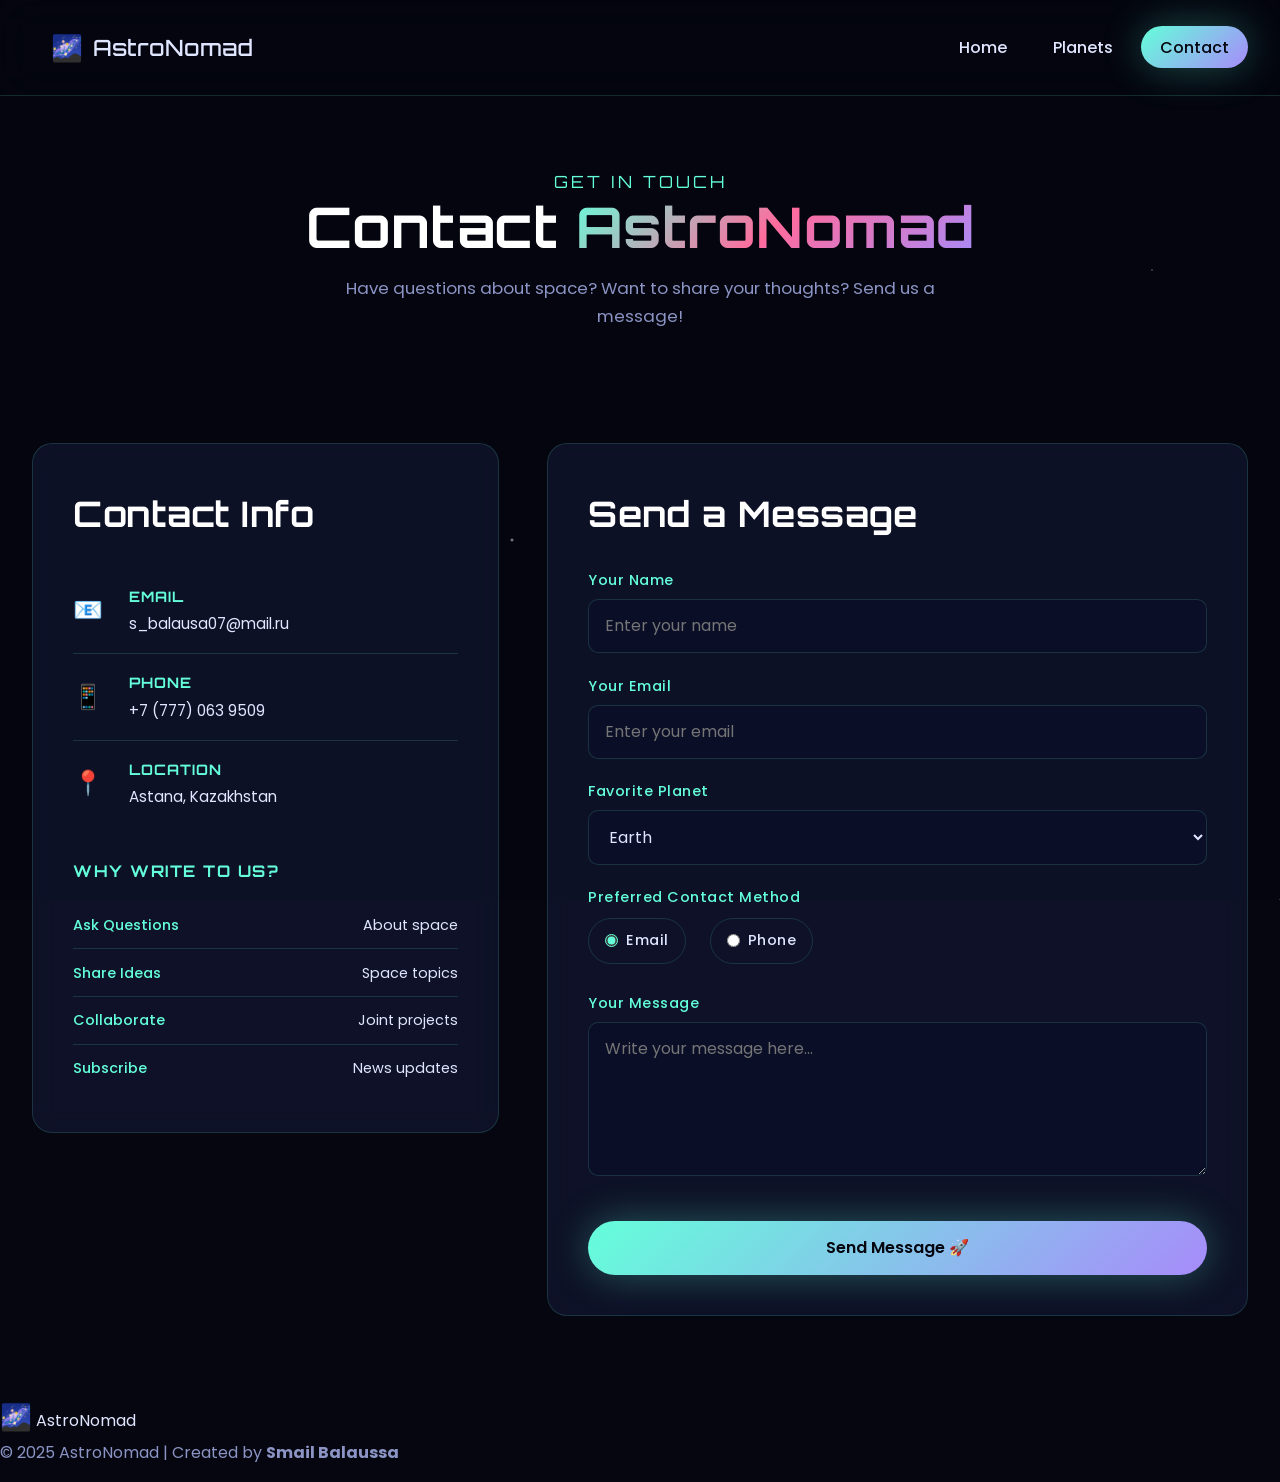
<file: contact.html>
<!DOCTYPE html>
<html lang="en">
<head>
    <meta charset="UTF-8">
    <meta name="viewport" content="width=device-width, initial-scale=1.0">
    <title>AstroNomad | Contact Us</title>
    <link rel="stylesheet" href="css/style.css">
    <link href="https://fonts.googleapis.com/css2?family=Orbitron:wght@400;700;900&family=Poppins:wght@300;400;600&display=swap" rel="stylesheet">
</head>
<body>

    <header id="main-header">
        <nav class="nav-menu">
            <a href="index.html" class="logo">
                <span class="logo-icon">🌌</span>
                <span class="logo-text">AstroNomad</span>
            </a>
            <ul>
                <li><a href="index.html">Home</a></li>
                <li><a href="planets.html">Planets</a></li>
                <li><a href="contact.html" class="active">Contact</a></li>
            </ul>
        </nav>
    </header>

    <section class="page-header">
        <p class="section-tag">Get in Touch</p>
        <h1>Contact <span class="gradient-text">AstroNomad</span></h1>
        <p>Have questions about space? Want to share your thoughts? Send us a message!</p>
    </section>

    <section class="contact-section">
        <div class="contact-info">
            <h2>Contact Info</h2>
            <div class="info-item">
                <span class="info-icon">📧</span>
                <div>
                    <h4>Email</h4>
                    <p>s_balausa07@mail.ru</p>
                </div>
            </div>
            <div class="info-item">
                <span class="info-icon">📱</span>
                <div>
                    <h4>Phone</h4>
                    <p>+7 (777) 063 9509</p>
                </div>
            </div>
            <div class="info-item">
                <span class="info-icon">📍</span>
                <div>
                    <h4>Location</h4>
                    <p>Astana, Kazakhstan</p>
                </div>
            </div>

            <h3>Why Write to Us?</h3>
            <ul class="hours-list">
                <li><span>Ask Questions</span><span>About space</span></li>
                <li><span>Share Ideas</span><span>Space topics</span></li>
                <li><span>Collaborate</span><span>Joint projects</span></li>
                <li><span>Subscribe</span><span>News updates</span></li>
            </ul>
        </div>

        <div class="form-container">
            <h2>Send a Message</h2>
            <form id="contact-form">
                <div class="form-group">
                    <label for="name">Your Name</label>
                    <input type="text" id="name" name="name" placeholder="Enter your name" required>
                </div>

                <div class="form-group">
                    <label for="email">Your Email</label>
                    <input type="email" id="email" name="email" placeholder="Enter your email" required>
                </div>

                <div class="form-group">
                    <label for="planet">Favorite Planet</label>
                    <select id="planet" name="planet">
                        <option value="mercury">Mercury</option>
                        <option value="venus">Venus</option>
                        <option value="earth" selected>Earth</option>
                        <option value="mars">Mars</option>
                        <option value="jupiter">Jupiter</option>
                        <option value="saturn">Saturn</option>
                        <option value="uranus">Uranus</option>
                        <option value="neptune">Neptune</option>
                    </select>
                </div>

                <div class="form-group">
                    <label>Preferred Contact Method</label>
                    <div class="radio-group">
                        <label class="radio-item">
                            <input type="radio" name="contact-method" value="email" checked>
                            <span>Email</span>
                        </label>
                        <label class="radio-item">
                            <input type="radio" name="contact-method" value="phone">
                            <span>Phone</span>
                        </label>
                    </div>
                </div>

                <div class="form-group">
                    <label for="message">Your Message</label>
                    <textarea id="message" name="message" rows="5" placeholder="Write your message here..."></textarea>
                </div>

                <button type="submit" class="btn btn-primary btn-full">Send Message 🚀</button>
            </form>
        </div>
    </section>

    <footer>
        <div class="footer-content">
            <div class="footer-brand">
                <span class="logo-icon">🌌</span>
                <span>AstroNomad</span>
            </div>
            <p>© 2025 AstroNomad | Created by <strong>Smail Balaussa</strong></p>
        </div>
    </footer>

</body>
</html>
</file>
<file: css/style.css>
/* ========================================
   🌌 AstroNomad - Space Blog
   Author: Smail Balaussa
   ======================================== */

* {
    margin: 0;
    padding: 0;
    box-sizing: border-box;
}

:root {
    --bg-dark: #05060f;
    --bg-card: rgba(20, 25, 55, 0.6);
    --bg-card-solid: #141937;
    --primary: #64ffda;
    --secondary: #ff6b9d;
    --accent: #a78bfa;
    --text: #e0e6ff;
    --text-muted: #8b94c4;
    --border: rgba(100, 255, 218, 0.15);
    --glow: 0 0 40px rgba(100, 255, 218, 0.3);
}

html {
    scroll-behavior: smooth;
}

body {
    font-family: 'Poppins', sans-serif;
    background: var(--bg-dark);
    color: var(--text);
    line-height: 1.7;
    overflow-x: hidden;
    position: relative;
    min-height: 100vh;
}

body::before {
    content: '';
    position: fixed;
    inset: 0;
    z-index: -1;
    background-color: #05060f;
    background-image: 
        radial-gradient(2px 2px at 20% 30%, white, transparent),
        radial-gradient(2px 2px at 60% 70%, white, transparent),
        radial-gradient(1px 1px at 50% 50%, white, transparent),
        radial-gradient(1px 1px at 80% 10%, white, transparent),
        radial-gradient(2px 2px at 90% 60%, white, transparent),
        radial-gradient(1px 1px at 33% 80%, white, transparent),
        radial-gradient(2px 2px at 15% 90%, white, transparent),
        radial-gradient(1px 1px at 70% 25%, white, transparent),
        radial-gradient(1px 1px at 45% 15%, white, transparent),
        radial-gradient(2px 2px at 25% 55%, white, transparent);
    background-size: 200% 200%;
    animation: stars-move 90s linear infinite;
    opacity: 0.7;
}

@keyframes stars-move {
    from { background-position: 0 0; }
    to { background-position: 100% 100%; }
}

h1, h2, h3, h4 {
    font-family: 'Orbitron', sans-serif;
    color: #ffffff;
    margin-bottom: 1rem;
    letter-spacing: 0.5px;
}

h1 { font-size: 3.5rem; line-height: 1.1; }
h2 { font-size: 2.2rem; }
h3 { font-size: 1.3rem; }
h4 { font-size: 1rem; }

p {
    margin-bottom: 1rem;
    color: var(--text-muted);
}

a {
    color: var(--primary);
    text-decoration: none;
    transition: color 0.3s ease;
}

a:hover {
    color: var(--secondary);
}

img {
    max-width: 100%;
    height: auto;
    display: block;
}

.gradient-text {
    background: linear-gradient(135deg, var(--primary), var(--secondary), var(--accent));
    -webkit-background-clip: text;
    -webkit-text-fill-color: transparent;
    background-clip: text;
}

#main-header {
    position: sticky;
    top: 0;
    z-index: 1000;
    background: rgba(5, 6, 15, 0.75);
    backdrop-filter: blur(20px);
    -webkit-backdrop-filter: blur(20px);
    border-bottom: 1px solid var(--border);
    padding: 1rem 2rem;
}

.nav-menu {
    display: flex;
    justify-content: space-between;
    align-items: center;
    max-width: 1300px;
    margin: 0 auto;
}

.logo {
    display: flex;
    align-items: center;
    gap: 0.6rem;
    font-family: 'Orbitron', sans-serif;
    font-size: 1.4rem;
    font-weight: 700;
    color: #fff;
    text-decoration: none;
}

.logo-icon {
    font-size: 1.6rem;
    animation: spin-slow 20s linear infinite;
    display: inline-block;
}

@keyframes spin-slow {
    from { transform: rotate(0deg); }
    to { transform: rotate(360deg); }
}

.nav-menu ul {
    display: flex;
    list-style: none;
    gap: 0.5rem;
    margin: 0;
    padding: 0;
}

.nav-menu a {
    color: var(--text);
    font-weight: 500;
    padding: 0.6rem 1.2rem;
    border-radius: 50px;
    text-decoration: none;
    transition: all 0.3s ease;
}

.nav-menu a:hover,
.nav-menu a.active {
    background: linear-gradient(135deg, var(--primary), var(--accent));
    color: var(--bg-dark);
    box-shadow: var(--glow);
}

.btn {
    display: inline-flex;
    align-items: center;
    gap: 0.5rem;
    padding: 0.9rem 2rem;
    border-radius: 50px;
    font-family: 'Poppins', sans-serif;
    font-weight: 600;
    font-size: 1rem;
    text-decoration: none;
    border: none;
    cursor: pointer;
    transition: all 0.3s ease;
}

.btn-primary {
    background: linear-gradient(135deg, var(--primary), var(--accent));
    color: var(--bg-dark);
    box-shadow: var(--glow);
}

.btn-primary:hover {
    transform: translateY(-3px);
    box-shadow: 0 15px 40px rgba(100, 255, 218, 0.5);
    color: var(--bg-dark);
}

.btn-secondary {
    background: transparent;
    color: var(--primary);
    border: 2px solid var(--primary);
}

.btn-secondary:hover {
    background: var(--primary);
    color: var(--bg-dark);
    transform: translateY(-3px);
}

.btn-full {
    width: 100%;
    justify-content: center;
}

.hero {
    min-height: 90vh;
    display: flex;
    flex-direction: column;
    justify-content: center;
    align-items: center;
    padding: 4rem 2rem;
    text-align: center;
}

.hero-content {
    max-width: 900px;
    animation: fadeInUp 1s ease-out;
}

@keyframes fadeInUp {
    from { opacity: 0; transform: translateY(30px); }
    to { opacity: 1; transform: translateY(0); }
}

.hero-tag {
    display: inline-block;
    color: var(--primary);
    font-family: 'Orbitron', sans-serif;
    font-size: 0.9rem;
    letter-spacing: 3px;
    text-transform: uppercase;
    margin-bottom: 1.5rem;
    padding: 0.5rem 1.2rem;
    border: 1px solid var(--border);
    border-radius: 50px;
    background: rgba(100, 255, 218, 0.05);
}

.hero-title {
    font-size: 4.5rem;
    font-weight: 900;
    line-height: 1.05;
    margin-bottom: 1.5rem;
}

.hero-desc {
    font-size: 1.15rem;
    max-width: 600px;
    margin: 0 auto 2.5rem;
    color: var(--text-muted);
}

.hero-buttons {
    display: flex;
    gap: 1rem;
    justify-content: center;
    flex-wrap: wrap;
}

section {
    max-width: 1300px;
    margin: 0 auto;
    padding: 5rem 2rem;
}

.section-header {
    text-align: center;
    margin-bottom: 3rem;
}

.section-tag {
    display: inline-block;
    color: var(--primary);
    font-family: 'Orbitron', sans-serif;
    font-size: 0.85rem;
    letter-spacing: 3px;
    text-transform: uppercase;
    margin-bottom: 0.8rem;
}

/* === AUTHOR CARD === */
.author-card {
    display: grid;
    grid-template-columns: auto 1fr;
    gap: 3rem;
    align-items: start;
    background: var(--bg-card);
    backdrop-filter: blur(12px);
    -webkit-backdrop-filter: blur(12px);
    padding: 3rem;
    border-radius: 24px;
    border: 1px solid var(--border);
    max-width: 1100px;
    margin: 0 auto;
    transition: all 0.4s ease;
    position: relative;
    overflow: hidden;
}

.author-card::before {
    content: '';
    position: absolute;
    top: -50%;
    left: -50%;
    width: 200%;
    height: 200%;
    background: conic-gradient(from 0deg, transparent, var(--primary), transparent 30%);
    opacity: 0;
    transition: opacity 0.5s ease;
    animation: rotate 6s linear infinite;
    z-index: 0;
}

.author-card:hover::before {
    opacity: 0.12;
}

.author-card > * {
    position: relative;
    z-index: 1;
}

.author-card:hover {
    border-color: var(--primary);
    box-shadow: var(--glow);
}

.author-photo-wrapper {
    position: sticky;
    top: 100px;
    display: inline-block;
}

.author-photo {
    width: 220px;
    height: 220px;
    border-radius: 50%;
    object-fit: cover;
    border: 4px solid var(--primary);
    box-shadow: 0 0 50px rgba(100, 255, 218, 0.5);
    animation: pulse-glow 3s ease-in-out infinite;
    position: relative;
    z-index: 2;
    background: var(--bg-card-solid);
}

@keyframes pulse-glow {
    0%, 100% { box-shadow: 0 0 50px rgba(100, 255, 218, 0.5); }
    50% { box-shadow: 0 0 80px rgba(100, 255, 218, 0.8); }
}

.author-info h3 {
    font-family: 'Orbitron', sans-serif;
    font-size: 2.2rem;
    margin-bottom: 0.3rem;
    background: linear-gradient(135deg, var(--primary), var(--accent));
    -webkit-background-clip: text;
    -webkit-text-fill-color: transparent;
    background-clip: text;
}

.author-role {
    color: var(--primary);
    font-weight: 600;
    font-size: 1.05rem;
    margin-bottom: 0.3rem;
    letter-spacing: 1.5px;
    text-transform: uppercase;
}

.author-location {
    color: var(--text-muted);
    font-size: 0.95rem;
    margin-bottom: 1.5rem;
}

.author-bio {
    color: var(--text);
    font-size: 1rem;
    line-height: 1.8;
    margin-bottom: 1.2rem;
}

.author-bio strong {
    color: var(--primary);
    font-weight: 600;
}

.author-info h4 {
    font-family: 'Orbitron', sans-serif;
    font-size: 1rem;
    color: var(--primary);
    margin-top: 1.8rem;
    margin-bottom: 0.9rem;
    letter-spacing: 2px;
    text-transform: uppercase;
    border-left: 3px solid var(--primary);
    padding-left: 0.8rem;
}

.info-grid {
    list-style: none;
    padding: 0;
    margin: 0;
    display: grid;
    grid-template-columns: repeat(2, 1fr);
    gap: 0.6rem;
}

.info-grid li {
    padding: 0.6rem 1rem;
    background: rgba(100, 255, 218, 0.05);
    border-radius: 8px;
    color: var(--text);
    font-size: 0.9rem;
    border: 1px solid var(--border);
    transition: all 0.3s ease;
}

.info-grid li:hover {
    background: rgba(100, 255, 218, 0.12);
    border-color: var(--primary);
    transform: translateY(-2px);
}

.info-label {
    color: var(--primary);
    font-weight: 600;
}

.hobbies-list {
    list-style: none;
    padding: 0;
    margin: 0;
    display: grid;
    gap: 0.5rem;
}

.hobbies-list li {
    padding: 0.6rem 1rem;
    background: rgba(100, 255, 218, 0.05);
    border-left: 3px solid var(--primary);
    border-radius: 8px;
    color: var(--text);
    font-size: 0.95rem;
    transition: all 0.3s ease;
}

.hobbies-list li:hover {
    background: rgba(100, 255, 218, 0.12);
    transform: translateX(8px);
    border-left-color: var(--secondary);
}

.skills-tags {
    display: flex;
    flex-wrap: wrap;
    gap: 0.6rem;
    margin-top: 0.5rem;
}

.skill-tag {
    display: inline-block;
    padding: 0.4rem 1rem;
    background: linear-gradient(135deg, rgba(100, 255, 218, 0.15), rgba(167, 139, 250, 0.15));
    color: var(--primary);
    border: 1px solid var(--primary);
    border-radius: 50px;
    font-size: 0.85rem;
    font-weight: 500;
    transition: all 0.3s ease;
}

.skill-tag:hover {
    background: linear-gradient(135deg, var(--primary), var(--accent));
    color: var(--bg-dark);
    transform: translateY(-3px);
    box-shadow: var(--glow);
}

.author-goal {
    color: var(--text);
    font-style: italic;
    font-size: 1rem;
    padding: 1.2rem 1.5rem;
    border-left: 4px solid var(--secondary);
    background: rgba(255, 107, 157, 0.08);
    border-radius: 12px;
    margin-top: 0.5rem;
    line-height: 1.7;
}

.author-contact {
    margin-top: 1.5rem;
    padding: 1.2rem 1.5rem;
    background: rgba(100, 255, 218, 0.05);
    border-radius: 12px;
    border: 1px dashed var(--border);
}

.author-contact p {
    margin-bottom: 0.5rem;
    color: var(--text);
    font-size: 0.95rem;
}

.author-contact p:last-child {
    margin-bottom: 0;
}

.author-contact strong {
    color: var(--primary);
}

/* === CARDS === */
.card-grid {
    display: grid;
    grid-template-columns: repeat(auto-fit, minmax(300px, 1fr));
    gap: 2rem;
}

.card {
    background: var(--bg-card);
    backdrop-filter: blur(12px);
    -webkit-backdrop-filter: blur(12px);
    border: 1px solid var(--border);
    border-radius: 20px;
    overflow: hidden;
    transition: all 0.4s ease;
}

.card:hover {
    transform: translateY(-10px);
    border-color: var(--primary);
    box-shadow: var(--glow);
}

.card-image {
    position: relative;
    height: 220px;
    overflow: hidden;
}

.card-image img {
    width: 100%;
    height: 100%;
    object-fit: cover;
    transition: transform 0.6s ease;
}

.card:hover .card-image img {
    transform: scale(1.1);
}

.card-badge {
    position: absolute;
    top: 1rem;
    right: 1rem;
    background: rgba(100, 255, 218, 0.9);
    color: var(--bg-dark);
    padding: 0.3rem 0.9rem;
    border-radius: 50px;
    font-size: 0.75rem;
    font-weight: 600;
    font-family: 'Orbitron', sans-serif;
    letter-spacing: 1px;
}

.card-body {
    padding: 1.5rem;
}

.card-body h3 {
    margin-bottom: 0.5rem;
}

/* === FUN FACTS === */
.facts-list {
    list-style: none;
    margin: 0 auto;
    padding: 0;
    display: grid;
    gap: 1rem;
    max-width: 800px;
}

.facts-list li {
    display: flex;
    align-items: center;
    gap: 1.5rem;
    padding: 1.5rem 2rem;
    background: var(--bg-card);
    backdrop-filter: blur(12px);
    -webkit-backdrop-filter: blur(12px);
    border: 1px solid var(--border);
    border-radius: 16px;
    transition: all 0.3s ease;
}

.facts-list li:hover {
    border-color: var(--primary);
    transform: translateX(10px);
}

.fact-number {
    font-family: 'Orbitron', sans-serif;
    font-size: 2rem;
    font-weight: 900;
    background: linear-gradient(135deg, var(--primary), var(--secondary));
    -webkit-background-clip: text;
    -webkit-text-fill-color: transparent;
    min-width: 60px;
}

.fact-text {
    color: var(--text);
    font-size: 1.05rem;
}

/* === PAGE HEADER === */
.page-header {
    text-align: center;
    padding: 4rem 2rem 2rem;
}

.page-header h1 {
    font-size: 3.5rem;
}

.page-header p {
    max-width: 600px;
    margin: 0.5rem auto 0;
    font-size: 1.05rem;
}

/* === PROFILE (CIRCULAR) === */
.profile-section {
    text-align: center;
}

.profile-container {
    position: relative;
    display: inline-block;
    margin-bottom: 2rem;
}

.profile-img {
    width: 220px;
    height: 220px;
    border-radius: 50%;
    object-fit: cover;
    border: 4px solid var(--primary);
    position: relative;
    z-index: 2;
    box-shadow: 0 0 60px rgba(100, 255, 218, 0.5);
    animation: pulse-glow 3s ease-in-out infinite;
}

.profile-glow {
    position: absolute;
    inset: -20px;
    border-radius: 50%;
    background: conic-gradient(from 0deg, var(--primary), var(--secondary), var(--accent), var(--primary));
    filter: blur(25px);
    opacity: 0.6;
    z-index: 1;
    animation: spin-slow 8s linear infinite;
}

.profile-text {
    max-width: 500px;
    margin: 0 auto;
}

/* === TABLE === */
.table-wrapper {
    overflow-x: auto;
    border-radius: 20px;
    border: 1px solid var(--border);
    background: var(--bg-card);
    backdrop-filter: blur(12px);
    -webkit-backdrop-filter: blur(12px);
}

table {
    width: 100%;
    border-collapse: collapse;
    min-width: 600px;
}

table th {
    background: linear-gradient(135deg, rgba(100, 255, 218, 0.15), rgba(167, 139, 250, 0.15));
    color: var(--primary);
    padding: 1.2rem 1.5rem;
    text-align: left;
    font-family: 'Orbitron', sans-serif;
    font-size: 0.9rem;
    letter-spacing: 1px;
    text-transform: uppercase;
    border-bottom: 2px solid var(--primary);
}

table td {
    padding: 1rem 1.5rem;
    border-bottom: 1px solid var(--border);
    color: var(--text);
}

table tbody tr {
    transition: background 0.3s ease;
}

table tbody tr:hover {
    background: rgba(100, 255, 218, 0.08);
}

table tbody tr:last-child td {
    border-bottom: none;
}

/* === STEPS === */
.steps {
    list-style: none;
    padding: 0;
    max-width: 700px;
    margin: 0 auto;
    display: grid;
    gap: 1rem;
}

.steps li {
    display: flex;
    align-items: center;
    gap: 1.5rem;
    padding: 1.2rem 1.5rem;
    background: var(--bg-card);
    backdrop-filter: blur(12px);
    -webkit-backdrop-filter: blur(12px);
    border: 1px solid var(--border);
    border-radius: 16px;
    transition: all 0.3s ease;
    color: var(--text);
}

.steps li:hover {
    border-color: var(--primary);
    transform: translateX(10px);
}

.step-number {
    display: inline-flex;
    align-items: center;
    justify-content: center;
    width: 40px;
    height: 40px;
    min-width: 40px;
    background: linear-gradient(135deg, var(--primary), var(--accent));
    color: var(--bg-dark);
    border-radius: 50%;
    font-family: 'Orbitron', sans-serif;
    font-weight: 900;
    font-size: 1.1rem;
}

/* === CONTACT === */
.contact-section {
    display: grid;
    grid-template-columns: 1fr 1.5fr;
    gap: 3rem;
    align-items: start;
}

.contact-info {
    background: var(--bg-card);
    backdrop-filter: blur(12px);
    -webkit-backdrop-filter: blur(12px);
    padding: 2.5rem;
    border-radius: 20px;
    border: 1px solid var(--border);
}

.contact-info h2 {
    margin-bottom: 1.5rem;
}

.info-item {
    display: flex;
    align-items: center;
    gap: 1rem;
    padding: 1rem 0;
    border-bottom: 1px solid var(--border);
}

.info-item:last-of-type {
    border-bottom: none;
}

.info-icon {
    font-size: 1.5rem;
    min-width: 40px;
}

.info-item h4 {
    margin-bottom: 0.2rem;
    color: var(--primary);
    font-family: 'Orbitron', sans-serif;
    font-size: 0.9rem;
    letter-spacing: 1px;
    text-transform: uppercase;
}

.info-item p {
    margin: 0;
    color: var(--text);
    font-size: 0.95rem;
}

.contact-info h3 {
    margin-top: 2rem;
    color: var(--primary);
    font-family: 'Orbitron', sans-serif;
    font-size: 1rem;
    letter-spacing: 1.5px;
    text-transform: uppercase;
}

.hours-list {
    list-style: none;
    padding: 0;
    margin: 1rem 0 0;
}

.hours-list li {
    display: flex;
    justify-content: space-between;
    padding: 0.7rem 0;
    border-bottom: 1px solid var(--border);
    color: var(--text);
    font-size: 0.9rem;
}

.hours-list li:last-child {
    border-bottom: none;
}

.hours-list li span:first-child {
    color: var(--primary);
    font-weight: 500;
}

/* === FORM === */
.form-container {
    background: var(--bg-card);
    backdrop-filter: blur(12px);
    -webkit-backdrop-filter: blur(12px);
    padding: 2.5rem;
    border-radius: 20px;
    border: 1px solid var(--border);
}

.form-container h2 {
    margin-bottom: 1.5rem;
}

.form-group {
    margin-bottom: 1.3rem;
}

form label {
    display: block;
    margin-bottom: 0.4rem;
    color: var(--primary);
    font-weight: 500;
    font-size: 0.9rem;
    letter-spacing: 0.5px;
}

form input[type="text"],
form input[type="email"],
form select,
form textarea {
    width: 100%;
    padding: 0.85rem 1rem;
    background: #0a0e27;
    border: 1px solid var(--border);
    border-radius: 10px;
    color: var(--text);
    font-size: 1rem;
    font-family: inherit;
    transition: all 0.3s ease;
}

form input:focus,
form select:focus,
form textarea:focus {
    outline: none;
    border-color: var(--primary);
    box-shadow: 0 0 0 3px rgba(100, 255, 218, 0.15);
    background: #0d1230;
}

form textarea {
    resize: vertical;
    min-height: 120px;
}

.radio-group {
    display: flex;
    gap: 1.5rem;
    margin-top: 0.5rem;
}

.radio-item {
    display: flex;
    align-items: center;
    gap: 0.5rem;
    color: var(--text);
    cursor: pointer;
    padding: 0.6rem 1rem;
    border: 1px solid var(--border);
    border-radius: 50px;
    transition: all 0.3s ease;
    font-size: 0.9rem;
}

.radio-item:hover {
    border-color: var(--primary);
    background: rgba(100, 255, 218, 0.05);
}

.radio-item input[type="radio"] {
    accent-color: var(--primary);
    cursor: pointer;
}

form .btn {
    margin-top: 1rem;
}

/* ===
</file>
